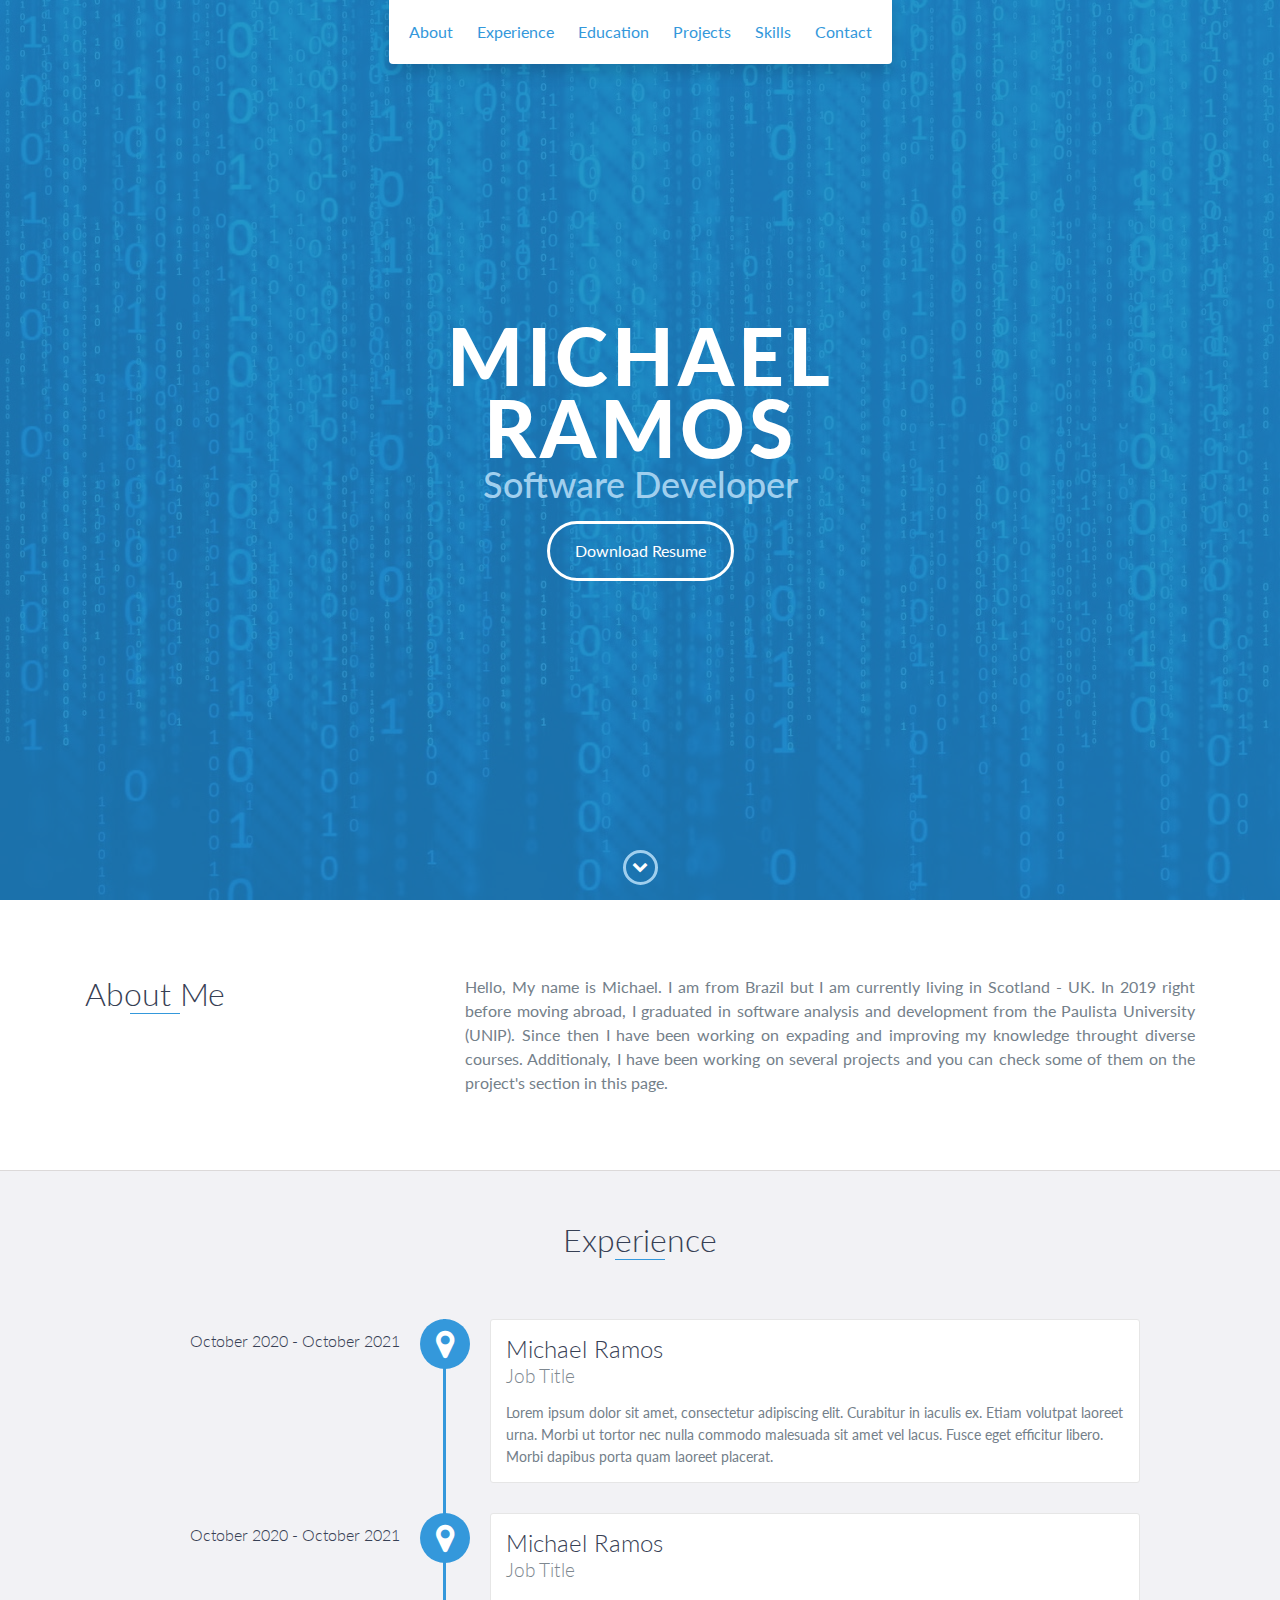
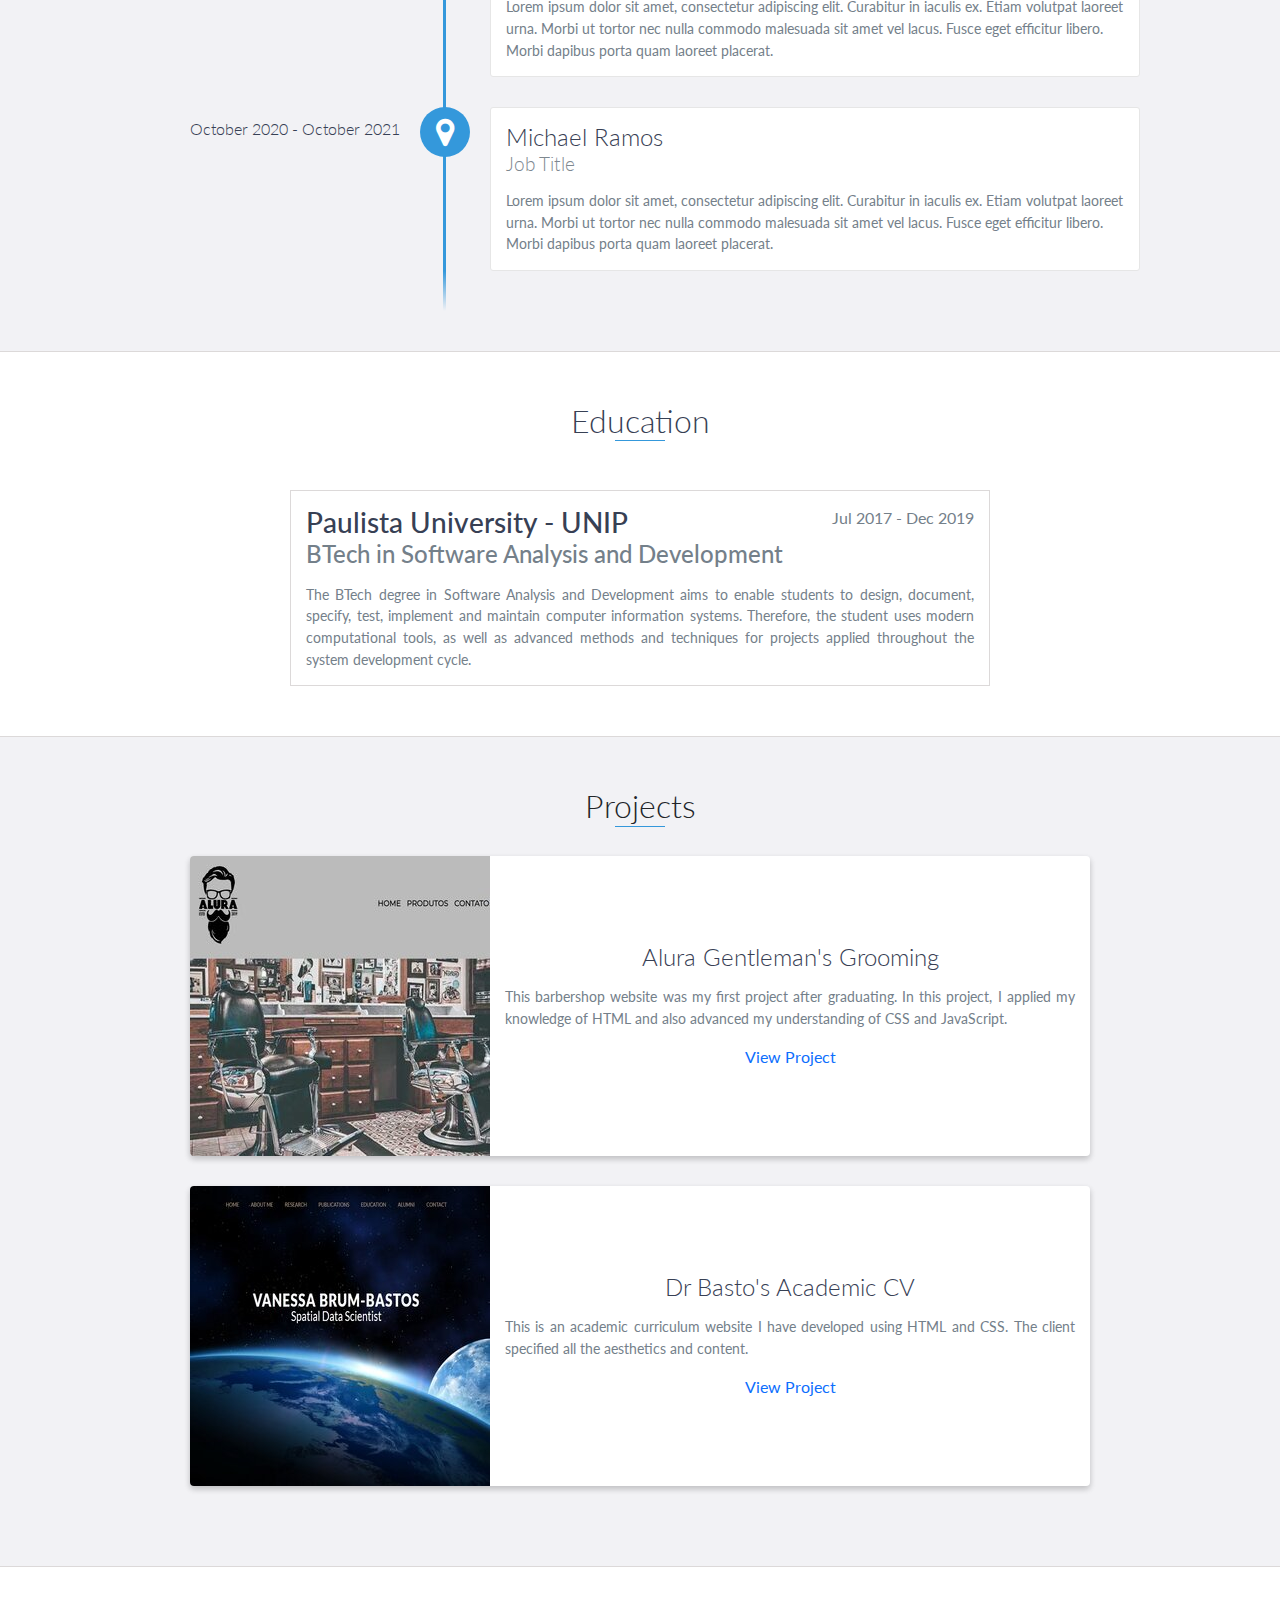
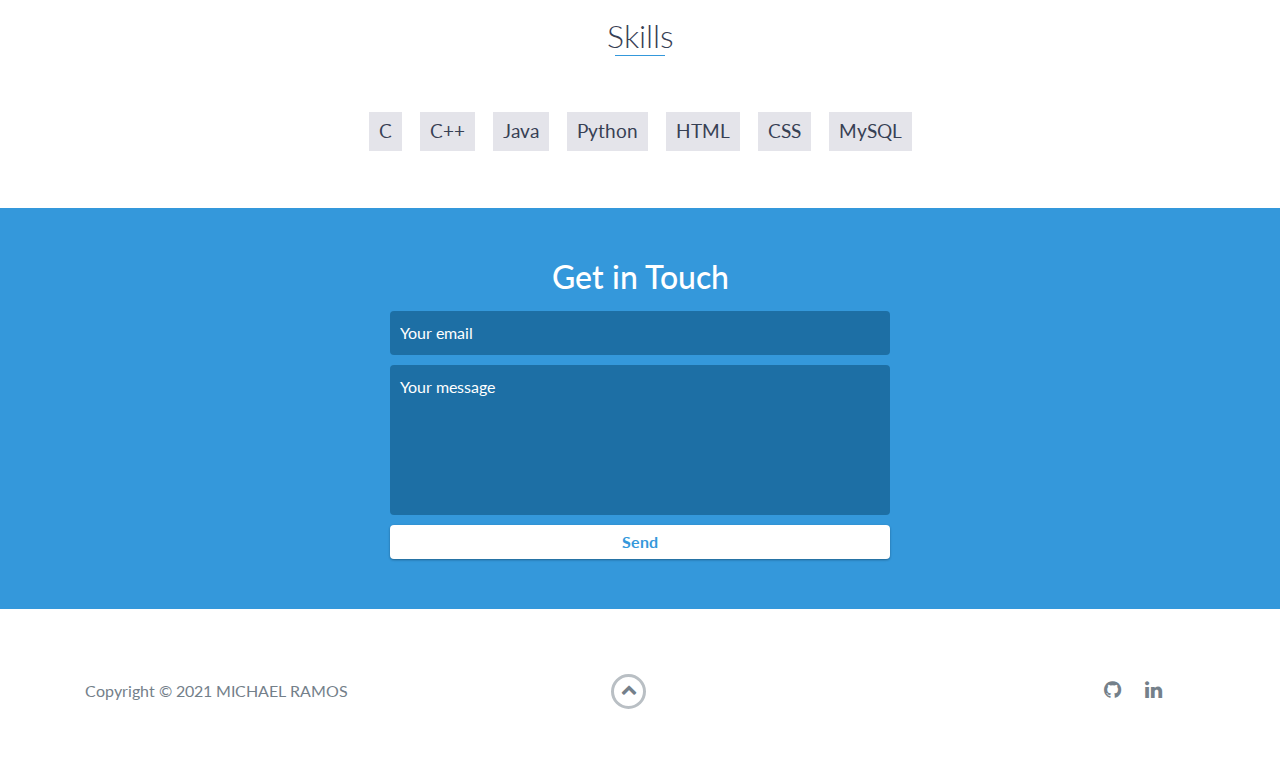
<file: index.html>
<!DOCTYPE html>
<html>
<head>
	<meta charset="utf-8">
	<meta http-equiv="X-UA-Compatible" content="IE=edge">
	<title> My Portfolio </title>
	<link href="https://fonts.googleapis.com/css2?family=Lato:wght@300;400;700;900&display=swap" rel="stylesheet">
	<link rel="stylesheet" href="libs\css\font-awesome.min.css">
	<link rel="stylesheet" href="css\bootstrap.min.css">
	<link rel="stylesheet" href="css\style.css">
</head>
<body>
	<header>
		<ul id="menu" class="shadow">
			<li>
				<a href="#about">About</a>
			</li>
			<li>
				<a href="#experience">Experience</a>
			</li>
			<li>
				<a href="#education">Education</a>
			</li>
			<li>
				<a href="#projects">Projects</a>
			</li>
			<li>
				<a href="#skills">Skills</a>
			</li>
			<li>
				<a href="#contact">Contact</a>
			</li>
		</ul>
	</header>
	<!-- End header -->
	<div id="lead">
		<div id="lead-content">
			<h1>Michael Ramos</h1>
			<h2>Software Developer</h2>
			<a href="https://drive.google.com/file/d/1R-aF6PVGfs9eDSwN-WHWvpJD4sqzo5TC/view?usp=sharing" class="btn-rounded-white">Download Resume</a>
		</div>
		<!-- End lead-content -->
		<div id="lead-overlay"></div>
		<div id="lead-down">
			<span>
				<a href="#about">
					<i class="fa fa-chevron-down" aria-hidden="true"></i>
				</a>
			</span>
		</div>
		<!-- End #lead-down -->
	</div>
	<!-- End #lead -->
	<div id="about">	
		<div class="container">
			<div class="row">
				<div class="col-md-4">
					<h2 class="heading">About Me</h2>
				</div>
				<div class="col-md-8">
					<p>
		                Hello, My name is Michael. I am from  Brazil but I am currently living in Scotland - UK. In 2019 right before moving abroad, I graduated in software analysis and development from the Paulista University (UNIP).  Since then I have been working on expading and improving my knowledge throught diverse courses. Additionaly, I have been working on several projects and you can check some of them on the project's section in this page.
		            </p>
				</div>
			</div>
		</div>
	</div>
	<!-- End #about -->
	<div id="experience" class="background-alt">
		<h2 class="heading">
			Experience
		</h2>
		<div id="experience-timeline">
			<div class="vtimeline-point">
				<div class="vtimeline-icon">
					<i class="fa fa-map-marker" aria-hidden="true"></i>
				</div>
				<div class="vtimeline-block">
					<span class="vtimeline-date"> October 2020 - October 2021</span>
					<div data-date="October 2020 - October 2021" class="vtimeline-content">
						<h3>Michael Ramos</h3>
						<h4>Job Title</h4>
						<p>
							Lorem ipsum dolor sit amet, consectetur adipiscing elit. Curabitur in iaculis ex. Etiam volutpat laoreet urna. Morbi ut tortor nec nulla commodo malesuada sit amet vel lacus. Fusce eget efficitur libero. Morbi dapibus porta quam laoreet placerat.
						</p>
					</div>
				</div>
			</div>
			<div class="vtimeline-point">
				<div class="vtimeline-icon">
					<i class="fa fa-map-marker"></i>
				</div>
				<div class="vtimeline-block">
					<span class="vtimeline-date"> October 2020 - October 2021</span>
					<div data-date="October 2020 - October 2021" class="vtimeline-content">
						<h3>Michael Ramos</h3>
						<h4>Job Title</h4>
						<p>
							Lorem ipsum dolor sit amet, consectetur adipiscing elit. Curabitur in iaculis ex. Etiam volutpat laoreet urna. Morbi ut tortor nec nulla commodo malesuada sit amet vel lacus. Fusce eget efficitur libero. Morbi dapibus porta quam laoreet placerat.
						</p>
					</div>
				</div>
			</div>
			<div class="vtimeline-point">
				<div class="vtimeline-icon">
					<i class="fa fa-map-marker"></i>
				</div>
				<div class="vtimeline-block">
					<span class="vtimeline-date"> October 2020 - October 2021</span>
					<div data-date="October 2020 - October 2021" class="vtimeline-content">
						<h3>Michael Ramos</h3>
						<h4>Job Title</h4>
						<p>
							Lorem ipsum dolor sit amet, consectetur adipiscing elit. Curabitur in iaculis ex. Etiam volutpat laoreet urna. Morbi ut tortor nec nulla commodo malesuada sit amet vel lacus. Fusce eget efficitur libero. Morbi dapibus porta quam laoreet placerat.
						</p>
					</div>
				</div>
			</div>
		</div>
	</div>
	<!-- End #experience -->
	<div id="education">
		<h2 class="heading">Education</h2>
		<div class="education-block">
			<h3>Paulista University - 
				<a href="https://www.unip.br/">UNIP</a>
			</h3>
			<span class="education-date">Jul 2017 - Dec 2019</span>
			<h4>BTech in Software Analysis and Development</h4>
			<p>
                The BTech degree in Software Analysis and Development aims to enable students to design, document, specify, test, implement and maintain computer information systems. Therefore, the student uses modern computational tools, as well as advanced methods and techniques for projects applied throughout the system development cycle.
			</p>
		</div>
		<!-- End .education-block -->
	</div>
	<!-- End #education -->
	<div id="projects" class="background-alt">
		<h2 class="heading">Projects</h2>
		<div class="container">
			<div class="row">
				<div class="project shadow-large">
					<div class="project-image">
						<img src="images\projectalura.jpg">
					</div>
					<!-- End .project-image -->
					<div class="project-info">
						<h3>Alura Gentleman's Grooming</h3>
						<p>
                             This barbershop website was my first project after graduating. In this project, I applied my knowledge of HTML and also advanced my understanding of CSS and JavaScript.
						</p>
						<a href="https://diegomdr.github.io/Barbearia-Alura/">View Project</a>
					</div>
					<!-- End .project-info -->
				</div>
				<!-- End .project -->
				<div class="project shadow-large">
					<div class="project-image">
						<img src="images\project-vanessa.jpg">
					</div>
					<!-- End .project-image -->
					<div class="project-info">
						<h3>Dr Basto's Academic CV</h3>
						<p>
                            This is an academic curriculum website I have developed using HTML and CSS. The client specified all the aesthetics and content.
						</p>
						<a href="https://diegomdr.github.io/proj-vanessa/index.html">View Project</a>
					</div>
					<!-- End .project-info -->
				</div>
				<!-- End .project -->
			</div>
		</div>
	</div>
	<!-- End #projects -->
	<div id="skills">
		<h2 class="heading">Skills</h2>
		<ul>
			<li>C</li>
			<li>C++</li>
			<li>Java</li>
			<li>Python</li>
			<li>HTML</li>
			<li>CSS</li>
			<li>MySQL</li>
		</ul>
	</div>
	<!-- End #skills -->
	<div id="contact">
		<h2>Get in Touch</h2>
		<div id="contact-form">
			<form method="POST" action="mailto:michaeldiegor@gmail.com">
				<input type="hidden" name="_subject" value="Contact request from personal website">
				<input type="email" name="_replyto" placeholder="Your email" required>
				<textarea name="message" placeholder="Your message" required></textarea>
				<button type="submit">Send</button>
			</form>
			<!-- End #contact-form -->
		</div>
	</div>
	<!-- End #contact -->
	<footer>
		<div class="container">
			<div class="row">
				<div class="col-sm-5 copyright">
					<p>
                        Copyright © 2021 MICHAEL RAMOS
                    </p>
				</div>
				<div class="col-sm-2 top">
					<span id="to-top">
						<a href="#lead">
							<i class="fa fa-chevron-up" aria-hidden="true"></i>
						</a>
					</span>
				</div>
				<div class="col-sm-5 social">
					<ul>
						<li>
							<a href="https://github.com/diegomdr">
								<i class="fa fa-github" aria-hidden="true"></i>
							</a>
						</li>
						<li>
							<a href="https://www.linkedin.com/in/michael-ramos-a4a1b86a/">
								<i class="fa fa-linkedin" aria-hidden="true"></i>
							</a>
						</li>
					</ul>
				</div>
			</div>
		</div>
	</footer>
	<!-- End footer -->
</body>
</html>
</file>
